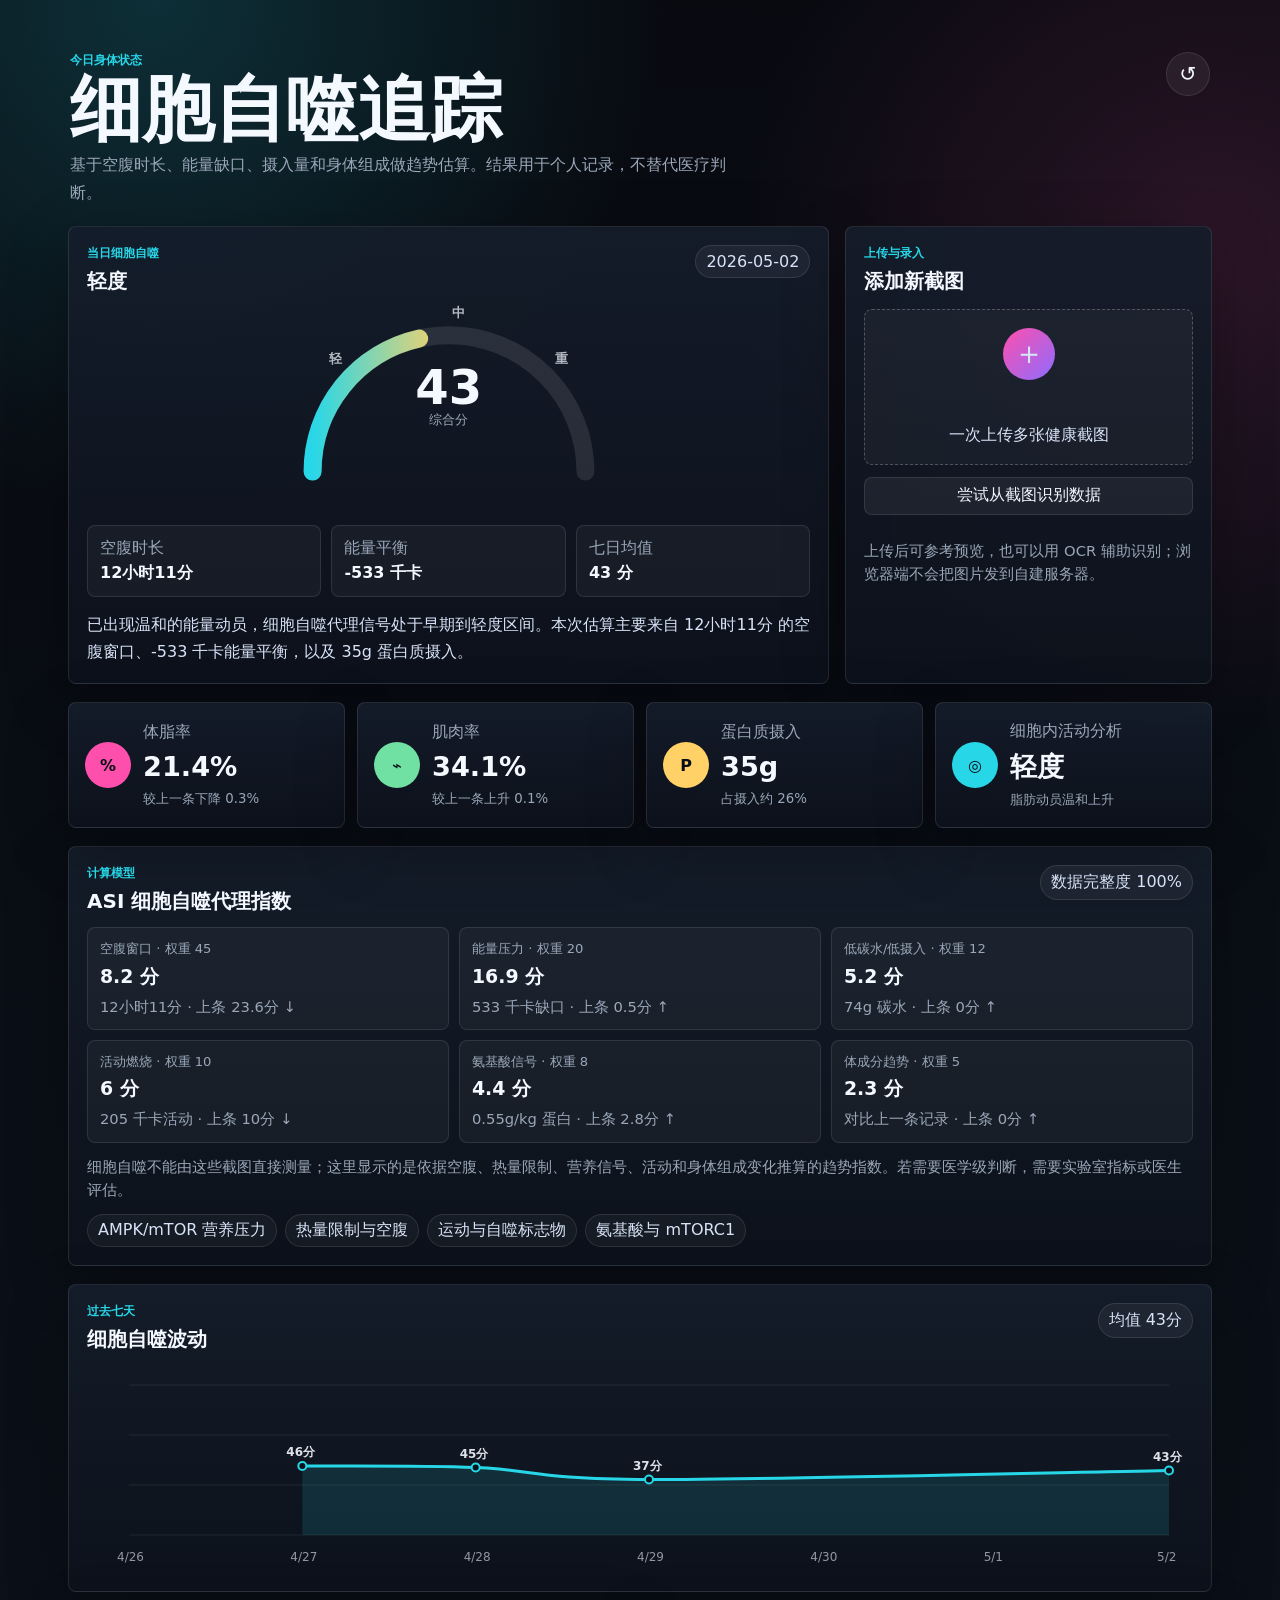
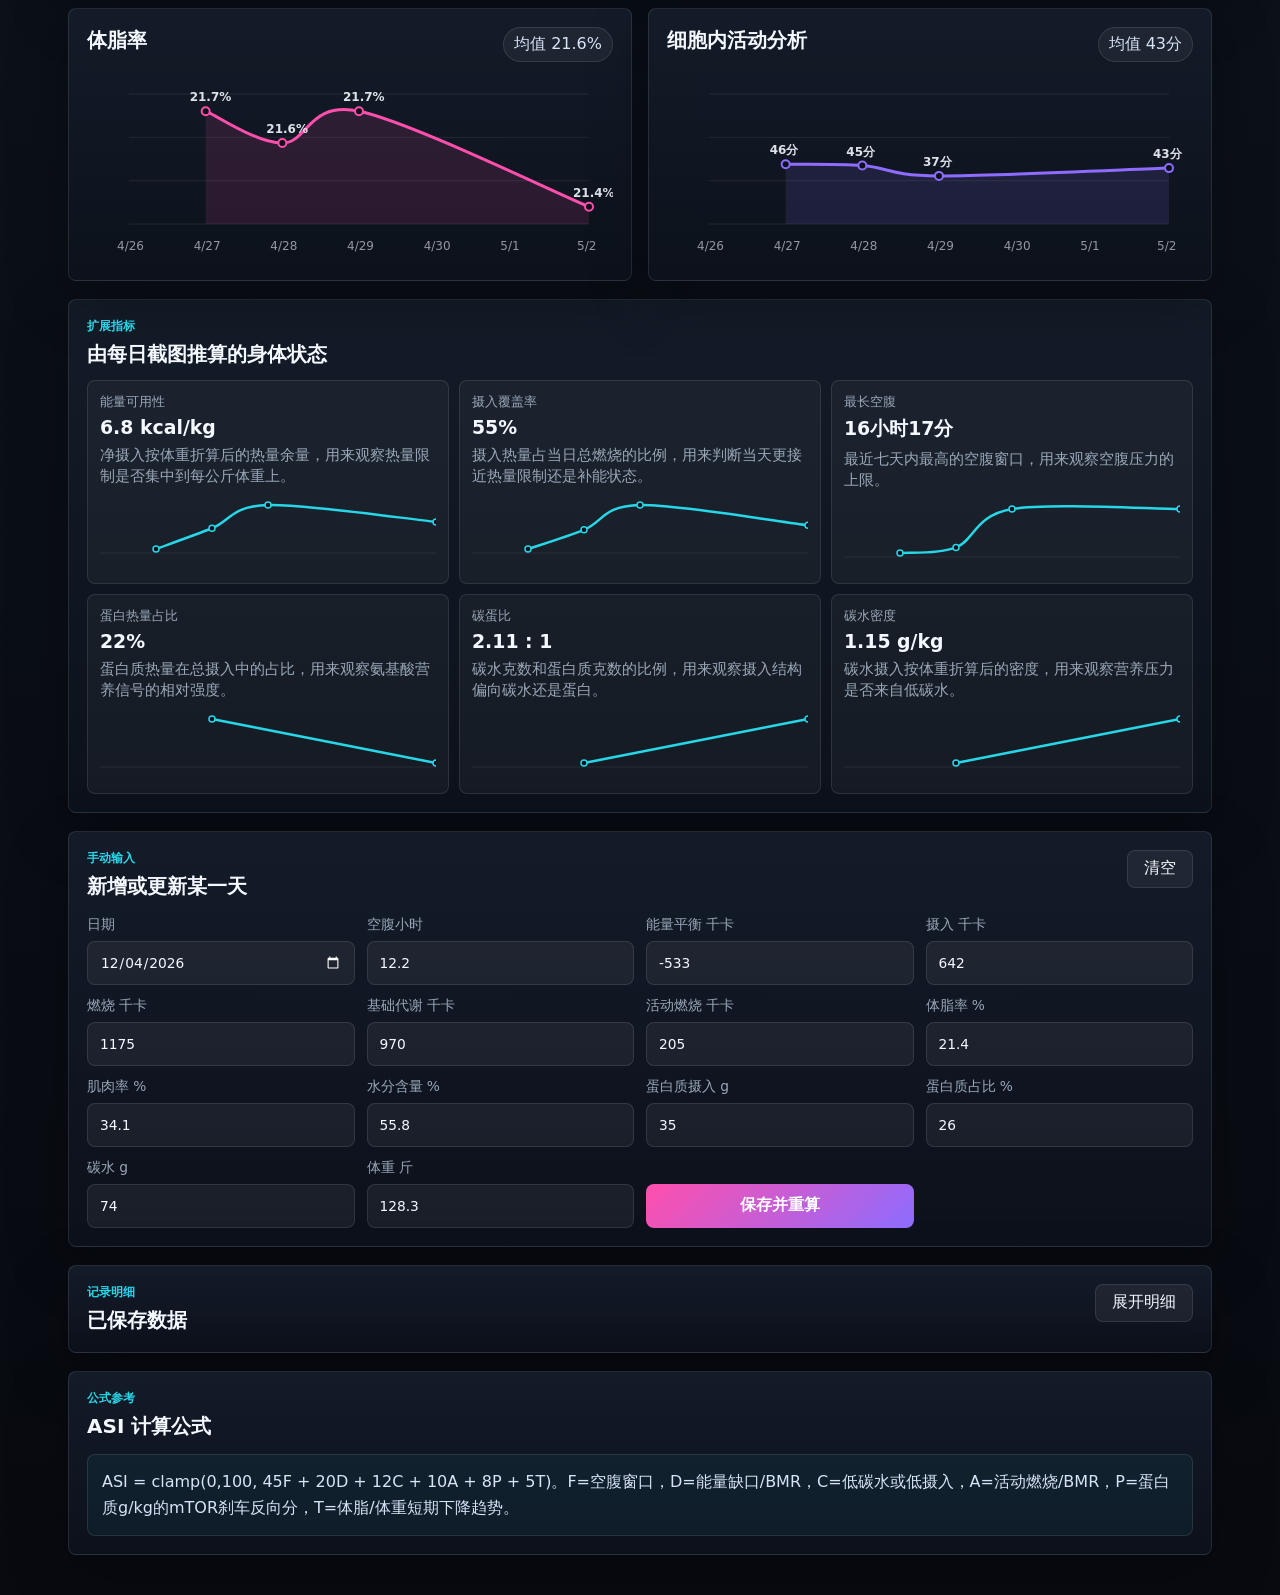
<file: index.html>
<!doctype html>
<html lang="zh-CN">
  <head>
    <meta charset="utf-8" />
    <meta name="viewport" content="width=device-width, initial-scale=1, viewport-fit=cover" />
    <title>细胞自噬健康仪表盘</title>
    <link rel="stylesheet" href="./styles.css" />
  </head>
  <body>
    <main class="app-shell">
      <section class="hero">
        <div>
          <p class="eyebrow">今日身体状态</p>
          <h1>细胞自噬追踪</h1>
          <p class="hero-copy">基于空腹时长、能量缺口、摄入量和身体组成做趋势估算。结果用于个人记录，不替代医疗判断。</p>
        </div>
        <button class="icon-button" id="resetDemo" type="button" aria-label="恢复截图示例数据" title="恢复截图示例数据">
          <span aria-hidden="true">↺</span>
        </button>
      </section>

      <section class="today-grid">
        <article class="autophagy-panel">
          <div class="panel-heading">
            <div>
              <p class="label">当日细胞自噬</p>
              <h2 id="todayStage">轻度</h2>
            </div>
            <span class="date-pill" id="todayDate">2026-05-02</span>
          </div>
          <div class="gauge-wrap">
            <canvas id="gaugeCanvas" width="360" height="220" aria-label="细胞自噬强度仪表"></canvas>
            <div class="gauge-copy">
              <strong id="todayScore">42</strong>
              <span>综合分</span>
            </div>
          </div>
          <div class="mini-facts">
            <div>
              <span>空腹时长</span>
              <strong id="fastingText">12小时11分</strong>
            </div>
            <div>
              <span>能量平衡</span>
              <strong id="energyText">-533 千卡</strong>
            </div>
            <div>
              <span>七日均值</span>
              <strong id="avgScoreText">--</strong>
            </div>
          </div>
          <p class="insight" id="stageInsight"></p>
        </article>

        <article class="upload-panel">
          <div class="panel-heading">
            <div>
              <p class="label">上传与录入</p>
              <h2>添加新截图</h2>
            </div>
          </div>
          <label class="drop-zone" for="imageUpload">
            <input id="imageUpload" type="file" accept="image/*" multiple />
            <span class="drop-icon">＋</span>
            <span>一次上传多张健康截图</span>
          </label>
          <button class="secondary-button full-button" id="ocrButton" type="button">尝试从截图识别数据</button>
          <div class="preview-strip" id="previewStrip"></div>
          <p class="muted" id="ocrStatus">上传后可参考预览，也可以用 OCR 辅助识别；浏览器端不会把图片发到自建服务器。</p>
        </article>
      </section>

      <section class="metric-row" aria-label="核心指标">
        <article class="metric-card">
          <span class="metric-icon fat">%</span>
          <p>体脂率</p>
          <strong id="fatNow">21.4%</strong>
          <small id="fatNote">较上一条下降 0.3%</small>
        </article>
        <article class="metric-card">
          <span class="metric-icon muscle">⌁</span>
          <p>肌肉率</p>
          <strong id="muscleNow">34.1%</strong>
          <small id="muscleNote">维持稳定</small>
        </article>
        <article class="metric-card">
          <span class="metric-icon protein">P</span>
          <p>蛋白质摄入</p>
          <strong id="proteinNow">35g</strong>
          <small id="proteinNote">占摄入约 26%</small>
        </article>
        <article class="metric-card">
          <span class="metric-icon cell">◎</span>
          <p>细胞内活动分析</p>
          <strong id="cellNow">轻度</strong>
          <small id="cellNote">脂肪动员上升</small>
        </article>
      </section>

      <section class="formula-panel">
        <div class="section-title">
          <div>
            <p class="label">计算模型</p>
            <h2>ASI 细胞自噬代理指数</h2>
          </div>
          <span class="stat-chip" id="confidenceText">可信度 --</span>
        </div>
        <div class="component-grid" id="componentGrid"></div>
        <p class="muted">细胞自噬不能由这些截图直接测量；这里显示的是依据空腹、热量限制、营养信号、活动和身体组成变化推算的趋势指数。若需要医学级判断，需要实验室指标或医生评估。</p>
        <div class="source-links" aria-label="公式依据">
          <a href="https://pmc.ncbi.nlm.nih.gov/articles/PMC6054220/" target="_blank" rel="noreferrer">AMPK/mTOR 营养压力</a>
          <a href="https://pmc.ncbi.nlm.nih.gov/articles/PMC10509423/" target="_blank" rel="noreferrer">热量限制与空腹</a>
          <a href="https://pubmed.ncbi.nlm.nih.gov/29626392/" target="_blank" rel="noreferrer">运动与自噬标志物</a>
          <a href="https://pubmed.ncbi.nlm.nih.gov/34738031/" target="_blank" rel="noreferrer">氨基酸与 mTORC1</a>
        </div>
      </section>

      <section class="chart-grid">
        <article class="chart-card wide">
          <div class="chart-head">
            <div>
              <p class="label">过去七天</p>
              <h2>细胞自噬波动</h2>
            </div>
            <span id="autophagyAverage" class="stat-chip">均值 --</span>
          </div>
          <canvas id="autophagyChart" height="260" aria-label="过去七天细胞自噬曲线"></canvas>
        </article>
        <article class="chart-card">
          <div class="chart-head">
            <h2>体脂率</h2>
            <span id="fatAverage" class="stat-chip">--</span>
          </div>
          <canvas id="fatChart" height="220" aria-label="体脂率七日曲线"></canvas>
        </article>
        <article class="chart-card">
          <div class="chart-head">
            <h2>细胞内活动分析</h2>
            <span id="cellAverage" class="stat-chip">--</span>
          </div>
          <canvas id="cellChart" height="220" aria-label="细胞内活动七日曲线"></canvas>
        </article>
      </section>

      <section class="derived-panel">
        <div class="section-title">
          <div>
            <p class="label">扩展指标</p>
            <h2>由每日截图推算的身体状态</h2>
          </div>
        </div>
        <div class="derived-grid" id="derivedGrid"></div>
      </section>

      <section class="data-entry">
        <div class="section-title">
          <div>
            <p class="label">手动输入</p>
            <h2>新增或更新某一天</h2>
          </div>
          <button class="secondary-button" id="clearForm" type="button">清空</button>
        </div>
        <form id="entryForm" class="entry-form">
          <label>日期<input name="date" type="date" required /></label>
          <label>空腹小时<input name="fastingHours" type="number" step="0.1" min="0" placeholder="12.2" required /></label>
          <label>能量平衡 千卡<input name="energyBalance" type="number" step="1" placeholder="-533" required /></label>
          <label>摄入 千卡<input name="intakeKcal" type="number" step="1" placeholder="642" /></label>
          <label>燃烧 千卡<input name="burnKcal" type="number" step="1" placeholder="1175" /></label>
          <label>基础代谢 千卡<input name="bmrKcal" type="number" step="1" placeholder="970" /></label>
          <label>活动燃烧 千卡<input name="activityKcal" type="number" step="1" placeholder="205" /></label>
          <label>体脂率 %<input name="bodyFat" type="number" step="0.1" placeholder="21.4" /></label>
          <label>肌肉率 %<input name="muscleRate" type="number" step="0.1" placeholder="34.1" /></label>
          <label>水分含量 %<input name="waterContent" type="number" step="0.1" placeholder="55.8" /></label>
          <label>蛋白质摄入 g<input name="proteinIntake" type="number" step="0.1" placeholder="35" /></label>
          <label>蛋白质占比 %<input name="proteinShare" type="number" step="0.1" placeholder="26" /></label>
          <label>碳水 g<input name="carbGrams" type="number" step="0.1" placeholder="74" /></label>
          <label>体重 斤<input name="weightJin" type="number" step="0.1" placeholder="128.3" /></label>
          <button class="primary-button" type="submit">保存并重算</button>
        </form>
      </section>

      <section class="history-panel">
        <div class="section-title">
          <div>
            <p class="label">记录明细</p>
            <h2>已保存数据</h2>
          </div>
          <button class="secondary-button" id="toggleHistory" type="button" aria-expanded="false" aria-controls="historyContent">展开明细</button>
        </div>
        <div class="table-wrap is-collapsed" id="historyContent">
          <table>
            <thead>
              <tr>
                <th>日期</th>
                <th>空腹</th>
                <th>自噬</th>
                <th>体脂</th>
                <th>肌肉</th>
                <th>蛋白</th>
                <th>能量</th>
              </tr>
            </thead>
            <tbody id="historyBody"></tbody>
          </table>
        </div>
      </section>

      <section class="formula-reference">
        <div class="section-title">
          <div>
            <p class="label">公式参考</p>
            <h2>ASI 计算公式</h2>
          </div>
        </div>
        <p class="formula-main" id="formulaText"></p>
      </section>
    </main>
    <script src="./app.js"></script>
  </body>
</html>
</file>
<file: styles.css>
:root {
  color-scheme: dark;
  --bg: #080a10;
  --panel: #111722;
  --panel-2: #151d2b;
  --line: rgba(255, 255, 255, 0.1);
  --text: #f4f8ff;
  --muted: #9aa7b8;
  --soft: #d8e3f7;
  --pink: #ff4fac;
  --violet: #8d6cff;
  --cyan: #27d7e8;
  --green: #70e0a3;
  --amber: #ffd166;
  --danger: #ff6b6b;
  font-family: Inter, ui-sans-serif, system-ui, -apple-system, BlinkMacSystemFont, "PingFang SC", "Microsoft YaHei", sans-serif;
}

* {
  box-sizing: border-box;
}

body {
  margin: 0;
  min-height: 100vh;
  background:
    radial-gradient(circle at 12% 0%, rgba(39, 215, 232, 0.18), transparent 32rem),
    radial-gradient(circle at 95% 8%, rgba(255, 79, 172, 0.14), transparent 30rem),
    linear-gradient(180deg, #080a10 0%, #0b1019 52%, #080a10 100%);
  color: var(--text);
}

button,
input {
  font: inherit;
}

button {
  cursor: pointer;
}

.app-shell {
  width: min(1180px, 100%);
  margin: 0 auto;
  padding: max(24px, env(safe-area-inset-top)) 18px 40px;
}

.hero,
.today-grid,
.metric-row,
.formula-panel,
.derived-panel,
.chart-grid,
.data-entry,
.formula-reference,
.history-panel {
  margin-top: 18px;
}

.hero {
  display: flex;
  align-items: flex-start;
  justify-content: space-between;
  gap: 18px;
  padding: 10px 2px 2px;
}

.eyebrow,
.label {
  margin: 0 0 6px;
  color: var(--cyan);
  font-size: 0.78rem;
  font-weight: 700;
  letter-spacing: 0;
}

h1,
h2,
p {
  margin-top: 0;
}

h1 {
  margin-bottom: 8px;
  font-size: clamp(2rem, 7vw, 4.5rem);
  line-height: 0.95;
  letter-spacing: 0;
}

h2 {
  margin-bottom: 0;
  font-size: 1.25rem;
  letter-spacing: 0;
}

.hero-copy {
  max-width: 680px;
  margin-bottom: 0;
  color: var(--muted);
  line-height: 1.7;
}

.icon-button,
.secondary-button,
.primary-button {
  border: 1px solid var(--line);
  background: rgba(255, 255, 255, 0.06);
  color: var(--text);
  transition: transform 160ms ease, border-color 160ms ease, background 160ms ease;
}

.icon-button {
  display: grid;
  place-items: center;
  flex: 0 0 auto;
  width: 44px;
  height: 44px;
  border-radius: 50%;
  font-size: 1.3rem;
}

.icon-button:hover,
.secondary-button:hover,
.primary-button:hover {
  transform: translateY(-1px);
  border-color: rgba(255, 255, 255, 0.24);
  background: rgba(255, 255, 255, 0.1);
}

.today-grid {
  display: grid;
  grid-template-columns: minmax(0, 1.35fr) minmax(310px, 0.65fr);
  gap: 16px;
}

.autophagy-panel,
.upload-panel,
.metric-card,
.formula-panel,
.derived-panel,
.chart-card,
.formula-reference,
.data-entry,
.history-panel {
  border: 1px solid var(--line);
  border-radius: 8px;
  background: linear-gradient(180deg, rgba(21, 29, 43, 0.92), rgba(13, 18, 28, 0.92));
  box-shadow: 0 18px 60px rgba(0, 0, 0, 0.28);
}

.autophagy-panel,
.upload-panel,
.formula-panel,
.derived-panel,
.chart-card,
.formula-reference,
.data-entry,
.history-panel {
  padding: 18px;
}

.panel-heading,
.chart-head,
.section-title {
  display: flex;
  align-items: flex-start;
  justify-content: space-between;
  gap: 12px;
}

.date-pill,
.stat-chip {
  display: inline-flex;
  align-items: center;
  min-height: 32px;
  padding: 6px 10px;
  border: 1px solid var(--line);
  border-radius: 999px;
  color: var(--soft);
  background: rgba(255, 255, 255, 0.05);
  white-space: nowrap;
}

.gauge-wrap {
  position: relative;
  display: grid;
  place-items: center;
  min-height: 230px;
}

.gauge-wrap canvas {
  width: min(100%, 360px);
  height: auto;
}

.gauge-copy {
  position: absolute;
  top: 44%;
  left: 50%;
  display: flex;
  flex-direction: column;
  align-items: center;
  transform: translate(-50%, -50%);
}

.gauge-copy strong {
  font-size: 3rem;
  line-height: 1;
}

.gauge-copy span {
  color: var(--muted);
  font-size: 0.82rem;
}

.mini-facts {
  display: grid;
  grid-template-columns: repeat(3, 1fr);
  gap: 10px;
}

.mini-facts div {
  min-width: 0;
  padding: 12px;
  border: 1px solid var(--line);
  border-radius: 8px;
  background: rgba(255, 255, 255, 0.04);
}

.mini-facts span,
.metric-card p,
.metric-card small,
.muted {
  color: var(--muted);
}

.mini-facts span,
.mini-facts strong {
  display: block;
}

.mini-facts strong {
  margin-top: 4px;
  font-size: 1rem;
}

.insight {
  margin: 14px 0 0;
  color: var(--soft);
  line-height: 1.7;
}

.drop-zone {
  display: grid;
  place-items: center;
  min-height: 156px;
  margin-top: 14px;
  border: 1px dashed rgba(255, 255, 255, 0.24);
  border-radius: 8px;
  background: rgba(255, 255, 255, 0.035);
  color: var(--soft);
  text-align: center;
}

.drop-zone input {
  position: absolute;
  inline-size: 1px;
  block-size: 1px;
  opacity: 0;
}

.drop-icon {
  display: grid;
  place-items: center;
  width: 52px;
  height: 52px;
  margin-bottom: 8px;
  border-radius: 50%;
  background: linear-gradient(135deg, var(--pink), var(--violet));
  font-size: 2rem;
}

.preview-strip {
  display: grid;
  grid-template-columns: repeat(auto-fill, minmax(74px, 1fr));
  gap: 8px;
  margin-top: 12px;
}

.preview-strip img {
  width: 100%;
  aspect-ratio: 3 / 4;
  object-fit: cover;
  border-radius: 8px;
  border: 1px solid var(--line);
}

.muted {
  margin: 12px 0 0;
  line-height: 1.6;
  font-size: 0.92rem;
}

.metric-row {
  display: grid;
  grid-template-columns: repeat(4, 1fr);
  gap: 12px;
}

.metric-card {
  display: grid;
  grid-template-columns: auto minmax(0, 1fr);
  grid-template-areas:
    "icon label"
    "icon value"
    "icon note";
  column-gap: 12px;
  align-items: center;
  min-height: 126px;
  padding: 16px;
}

.metric-icon {
  grid-area: icon;
  display: grid;
  place-items: center;
  width: 46px;
  height: 46px;
  border-radius: 50%;
  font-weight: 800;
  color: #071018;
}

.metric-icon.fat {
  background: var(--pink);
}

.metric-icon.muscle {
  background: var(--green);
}

.metric-icon.protein {
  background: var(--amber);
}

.metric-icon.cell {
  background: var(--cyan);
}

.metric-card p {
  grid-area: label;
  margin-bottom: 2px;
}

.metric-card strong {
  grid-area: value;
  font-size: 1.7rem;
}

.metric-card small {
  grid-area: note;
  line-height: 1.45;
}

.formula-main {
  margin: 14px 0 0;
  padding: 14px;
  border: 1px solid var(--line);
  border-radius: 8px;
  background: rgba(39, 215, 232, 0.06);
  color: var(--soft);
  line-height: 1.65;
}

.component-grid,
.derived-grid {
  display: grid;
  grid-template-columns: repeat(3, minmax(0, 1fr));
  gap: 10px;
  margin-top: 12px;
}

.component-card,
.derived-card {
  min-width: 0;
  padding: 12px;
  border: 1px solid var(--line);
  border-radius: 8px;
  background: rgba(255, 255, 255, 0.04);
}

.component-card span,
.derived-card span {
  display: block;
  color: var(--muted);
  font-size: 0.82rem;
  line-height: 1.4;
}

.component-card strong,
.derived-card strong {
  display: block;
  margin-top: 5px;
  color: var(--text);
  font-size: 1.18rem;
}

.component-card small,
.derived-card small {
  display: block;
  margin-top: 6px;
  color: var(--muted);
  font-size: 0.92rem;
  line-height: 1.45;
}

.derived-mini-chart {
  display: block;
  width: 100%;
  height: 72px;
  max-height: 72px;
  margin-top: 8px;
}

.source-links {
  display: flex;
  flex-wrap: wrap;
  gap: 8px;
  margin-top: 12px;
}

.source-links a {
  display: inline-flex;
  align-items: center;
  min-height: 32px;
  padding: 5px 10px;
  border: 1px solid var(--line);
  border-radius: 999px;
  background: rgba(255, 255, 255, 0.04);
  color: var(--soft);
  text-decoration: none;
}

.source-links a:hover {
  border-color: rgba(39, 215, 232, 0.45);
  color: white;
}

.chart-grid {
  display: grid;
  grid-template-columns: repeat(2, minmax(0, 1fr));
  gap: 16px;
}

.chart-card.wide {
  grid-column: 1 / -1;
}

.chart-card canvas {
  display: block;
  width: 100%;
  height: 190px;
  max-height: 190px;
  margin-top: 10px;
}

.chart-card.wide canvas {
  height: 210px;
  max-height: 210px;
}

.entry-form {
  display: grid;
  grid-template-columns: repeat(4, minmax(0, 1fr));
  gap: 12px;
  margin-top: 16px;
}

.entry-form label {
  display: grid;
  gap: 7px;
  color: var(--muted);
  font-size: 0.86rem;
}

.entry-form input {
  width: 100%;
  min-height: 44px;
  border: 1px solid var(--line);
  border-radius: 8px;
  padding: 0 12px;
  background: rgba(255, 255, 255, 0.055);
  color: var(--text);
  outline: none;
}

.entry-form input:focus {
  border-color: var(--cyan);
}

.primary-button,
.secondary-button {
  min-height: 44px;
  border-radius: 8px;
  padding: 0 16px;
}

.full-button {
  width: 100%;
  margin-top: 12px;
}

.primary-button {
  align-self: end;
  border: 0;
  background: linear-gradient(135deg, var(--pink), var(--violet));
  color: white;
  font-weight: 800;
}

.secondary-button {
  min-height: 38px;
}

.table-wrap {
  overflow-x: auto;
  margin-top: 14px;
}

.table-wrap.is-collapsed {
  display: none;
}

table {
  width: 100%;
  min-width: 720px;
  border-collapse: collapse;
}

th,
td {
  padding: 13px 10px;
  border-bottom: 1px solid var(--line);
  text-align: left;
  white-space: nowrap;
}

th {
  color: var(--muted);
  font-weight: 700;
}

td {
  color: var(--soft);
}

.stage-pill {
  display: inline-flex;
  align-items: center;
  padding: 4px 9px;
  border-radius: 999px;
  background: rgba(39, 215, 232, 0.12);
  color: var(--cyan);
}

@media (max-width: 900px) {
  .today-grid,
  .chart-grid {
    grid-template-columns: 1fr;
  }

  .metric-row {
    grid-template-columns: repeat(2, 1fr);
  }

  .entry-form {
    grid-template-columns: repeat(2, minmax(0, 1fr));
  }

  .component-grid,
  .derived-grid {
    grid-template-columns: repeat(2, minmax(0, 1fr));
  }
}

@media (max-width: 560px) {
  .app-shell {
    padding-inline: 10px;
  }

  .hero {
    align-items: center;
  }

  h1 {
    font-size: 2.45rem;
  }

  .today-grid,
  .metric-row,
  .chart-grid {
    gap: 8px;
  }

  .today-grid {
    grid-template-columns: repeat(2, minmax(0, 1fr));
  }

  .autophagy-panel,
  .upload-panel,
  .formula-panel,
  .derived-panel,
  .chart-card,
  .formula-reference,
  .data-entry,
  .history-panel {
    padding: 10px;
  }

  .component-grid,
  .derived-grid {
    grid-template-columns: repeat(2, minmax(0, 1fr));
    gap: 8px;
  }

  .entry-form {
    grid-template-columns: repeat(3, minmax(0, 1fr));
    gap: 7px;
  }

  .entry-form label {
    gap: 5px;
    font-size: 0.68rem;
  }

  .entry-form input {
    min-height: 36px;
    padding-inline: 7px;
    font-size: 0.78rem;
  }

  .mini-facts {
    grid-template-columns: repeat(3, minmax(0, 1fr));
    gap: 5px;
  }

  .mini-facts div {
    padding: 7px 5px;
  }

  .mini-facts span {
    font-size: 0.66rem;
  }

  .mini-facts strong {
    font-size: 0.72rem;
    line-height: 1.25;
  }

  .metric-row {
    grid-template-columns: repeat(2, minmax(0, 1fr));
  }

  .metric-card {
    min-height: 98px;
    padding: 11px;
    column-gap: 8px;
  }

  .metric-icon {
    width: 36px;
    height: 36px;
  }

  .metric-card strong {
    font-size: 1.25rem;
  }

  .metric-card small {
    font-size: 0.72rem;
  }

  .chart-head,
  .section-title {
    align-items: center;
  }

  .gauge-wrap {
    min-height: 128px;
  }

  .gauge-wrap canvas {
    width: min(100%, 150px);
    height: 118px;
  }

  .gauge-copy strong {
    font-size: 2rem;
  }

  .gauge-copy span {
    font-size: 0.7rem;
  }

  .gauge-copy {
    top: 54%;
  }

  .panel-heading,
  .chart-head,
  .section-title {
    gap: 6px;
  }

  h2 {
    font-size: 1rem;
  }

  .date-pill,
  .stat-chip {
    min-height: 28px;
    padding: 4px 7px;
    font-size: 0.72rem;
  }

  .drop-zone {
    min-height: 116px;
    margin-top: 10px;
    padding: 8px;
    font-size: 0.82rem;
  }

  .drop-icon {
    width: 38px;
    height: 38px;
    font-size: 1.45rem;
  }

  .full-button,
  .secondary-button,
  .primary-button {
    min-height: 36px;
    padding-inline: 9px;
    font-size: 0.82rem;
  }

  .insight,
  .muted {
    font-size: 0.78rem;
    line-height: 1.5;
  }

  .chart-card canvas,
  .chart-card.wide canvas {
    height: 145px;
    max-height: 145px;
    margin-top: 8px;
  }

  .derived-mini-chart {
    height: 58px;
    max-height: 58px;
  }
}
</file>
